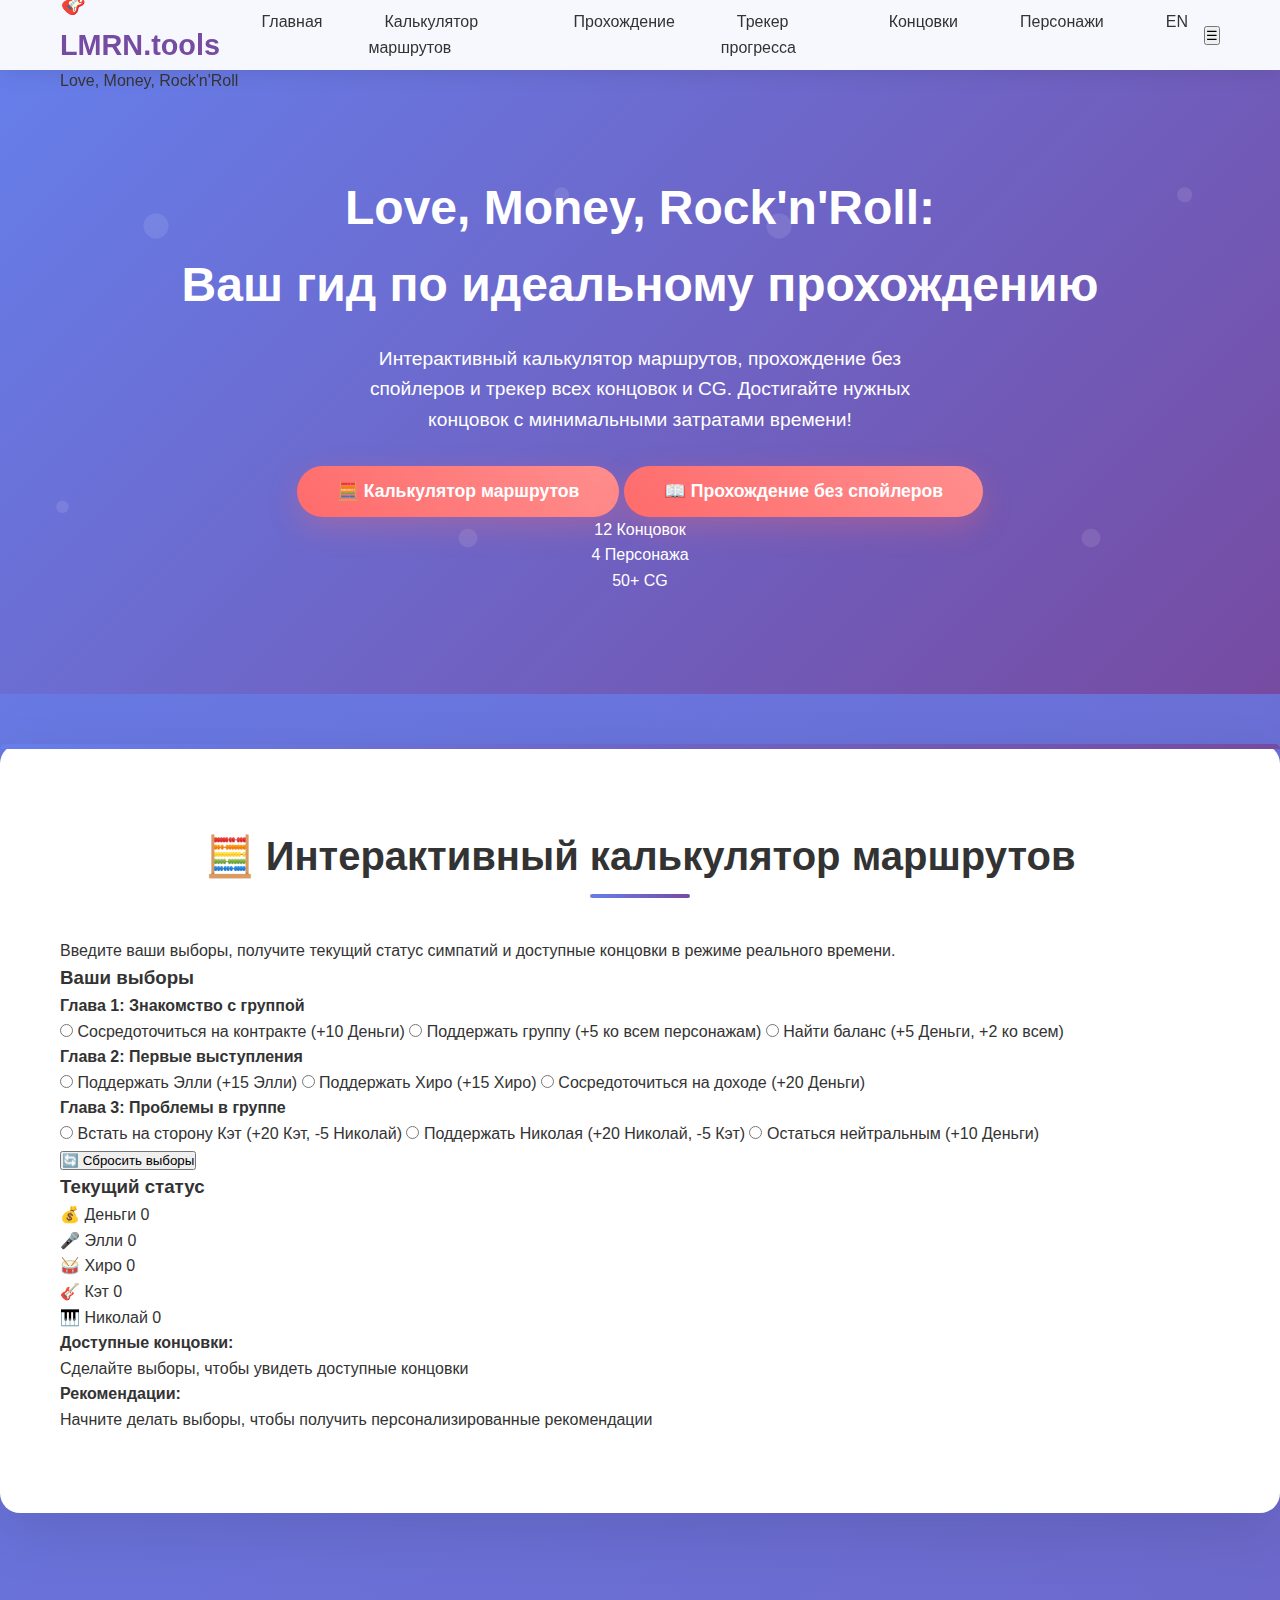
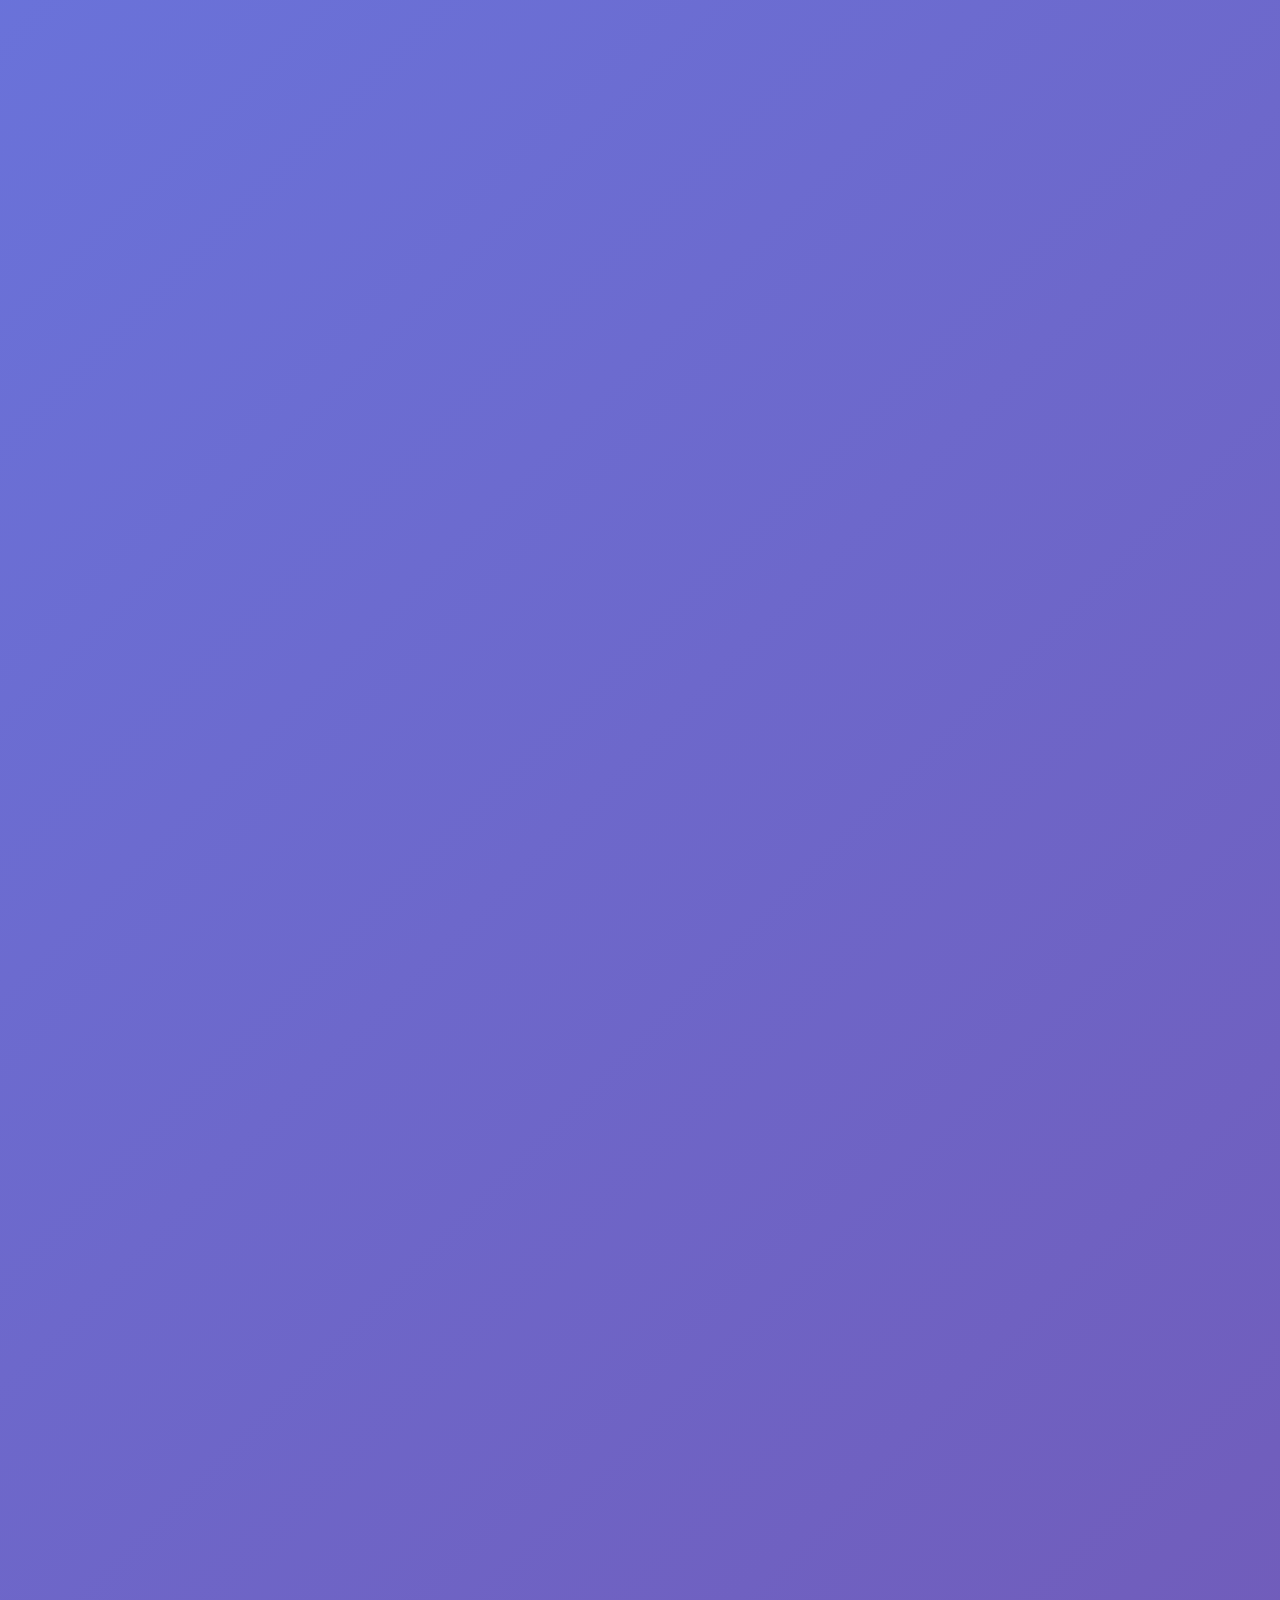
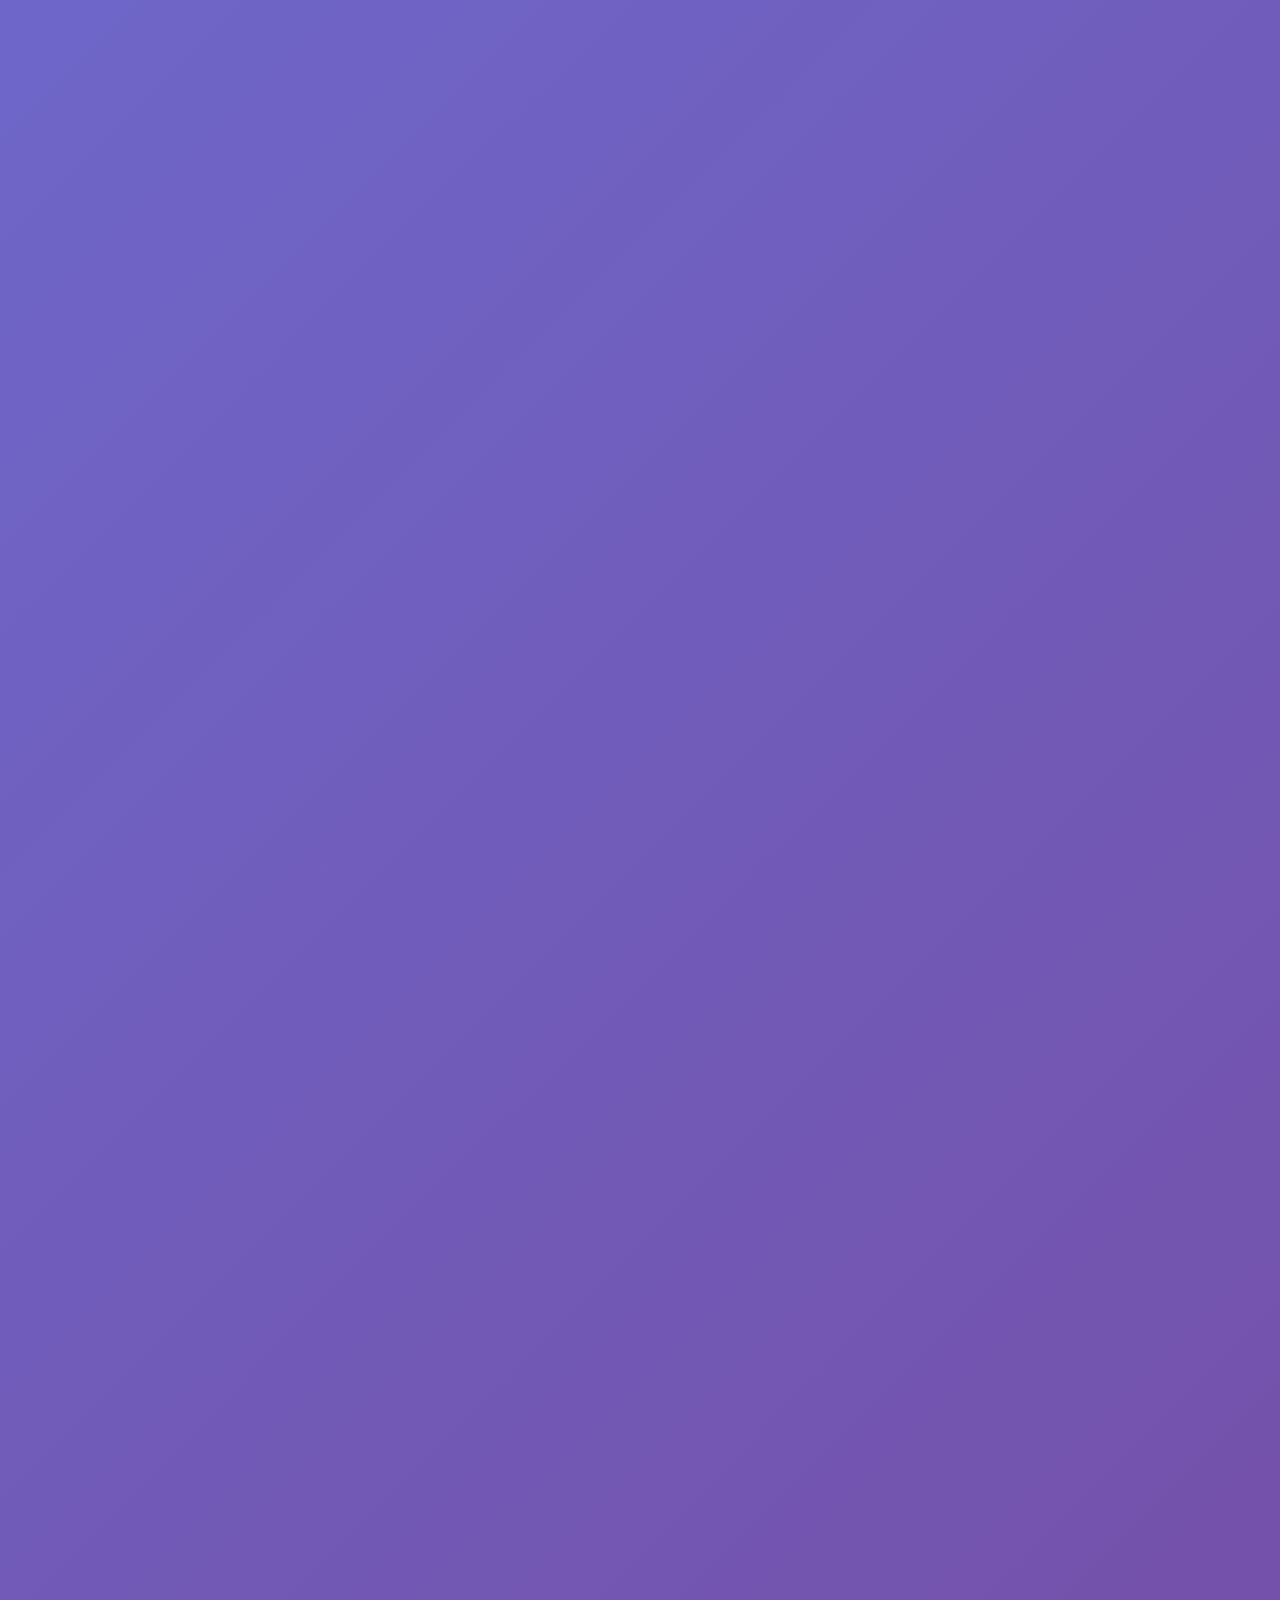
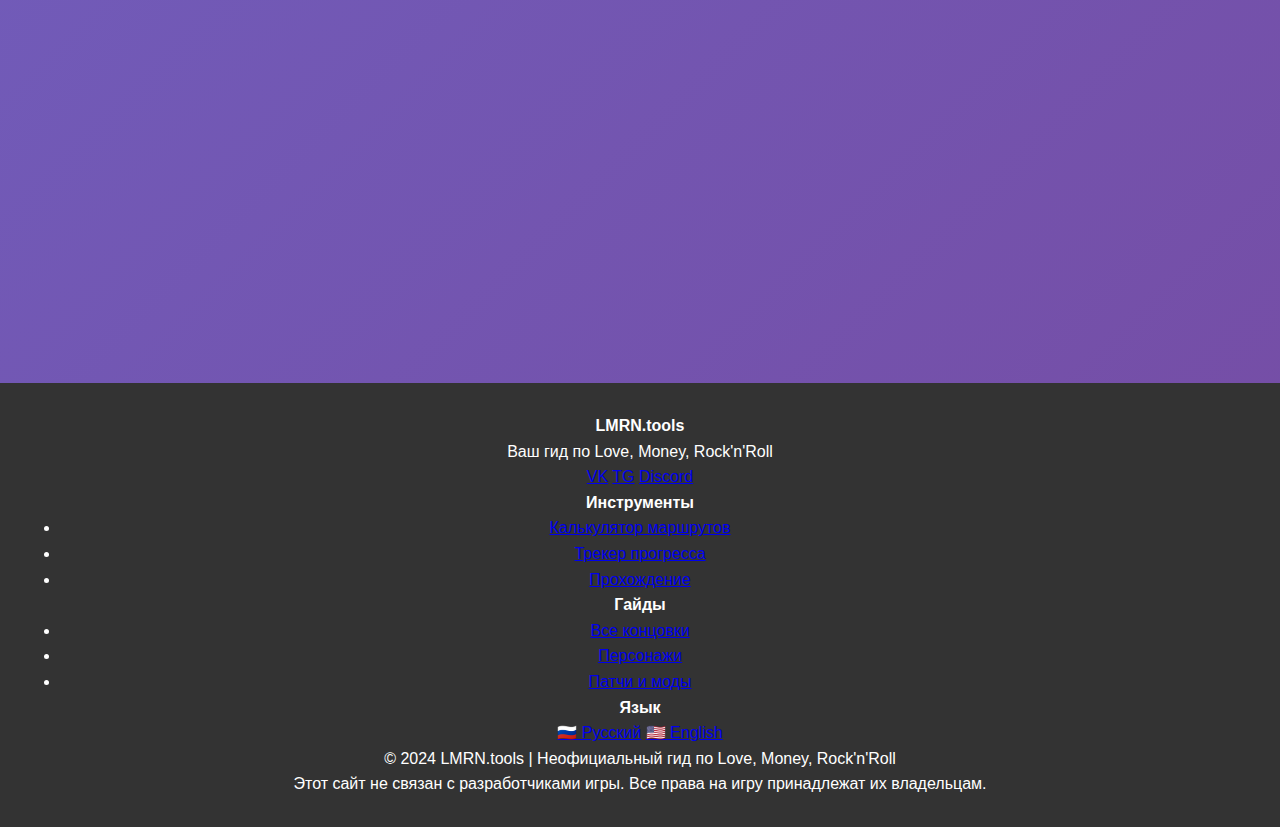
<file: index.html>
<!DOCTYPE html>
<html lang="ru">
<head>
    <meta charset="UTF-8">
    <meta name="viewport" content="width=device-width, initial-scale=1.0">
    <title>LMRN.tools - Love, Money, Rock'n'Roll: Калькулятор маршрутов + Прохождение без спойлеров</title>
    <meta name="description" content="Интерактивный калькулятор маршрутов и полное прохождение Love, Money, Rock'n'Roll без спойлеров. Достижение всех концовок, трекер прогресса CG, русский и английский языки.">
    <link rel="stylesheet" href="styles.css">
    <link rel="alternate" hreflang="en" href="/en/">
    <link rel="canonical" href="https://lovemoney.gg/">
    
    <!-- Structured Data -->
    <script type="application/ld+json">
    {
        "@context": "https://schema.org",
        "@type": "WebApplication",
        "name": "LMRN.tools",
        "description": "Love, Money, Rock'n'Roll route calculator and spoiler-free walkthrough",
        "url": "https://lovemoney.gg",
        "applicationCategory": "GameApplication",
        "operatingSystem": "Web Browser",
        "offers": {
            "@type": "Offer",
            "price": "0",
            "priceCurrency": "USD"
        }
    }
    </script>
</head>
<body>
    <header>
        <nav>
            <div class="nav-container">
                <div class="logo">
                    <h1>🎸 LMRN.tools</h1>
                    <span class="subtitle">Love, Money, Rock'n'Roll</span>
                </div>
                <ul class="nav-menu">
                    <li><a href="#home">Главная</a></li>
                    <li><a href="#calculator">Калькулятор маршрутов</a></li>
                    <li><a href="#walkthrough">Прохождение</a></li>
                    <li><a href="#progress">Трекер прогресса</a></li>
                    <li><a href="#endings">Концовки</a></li>
                    <li><a href="#characters">Персонажи</a></li>
                    <li class="lang-switch"><a href="en.html">EN</a></li>
                </ul>
                <button class="mobile-menu-btn">☰</button>
            </div>
        </nav>
    </header>

    <main>
        <section id="home" class="hero">
            <div class="hero-content">
                <h2>Love, Money, Rock'n'Roll:<br>Ваш гид по идеальному прохождению</h2>
                <p>Интерактивный калькулятор маршрутов, прохождение без спойлеров и трекер всех концовок и CG. Достигайте нужных концовок с минимальными затратами времени!</p>
                <div class="cta-buttons">
                    <button class="cta-button primary" onclick="scrollToSection('calculator')">🧮 Калькулятор маршрутов</button>
                    <button class="cta-button secondary" onclick="scrollToSection('walkthrough')">📖 Прохождение без спойлеров</button>
                </div>
                <div class="hero-stats">
                    <div class="stat-item">
                        <span class="stat-number">12</span>
                        <span class="stat-label">Концовок</span>
                    </div>
                    <div class="stat-item">
                        <span class="stat-number">4</span>
                        <span class="stat-label">Персонажа</span>
                    </div>
                    <div class="stat-item">
                        <span class="stat-number">50+</span>
                        <span class="stat-label">CG</span>
                    </div>
                </div>
            </div>
        </section>

        <section id="calculator" class="content-section">
            <div class="container">
                <h2>🧮 Интерактивный калькулятор маршрутов</h2>
                <p class="section-description">Введите ваши выборы, получите текущий статус симпатий и доступные концовки в режиме реального времени.</p>
                
                <div class="calculator-container">
                    <div class="calculator-input">
                        <h3>Ваши выборы</h3>
                        <div class="choice-tracker">
                            <div class="chapter-choice">
                                <h4>Глава 1: Знакомство с группой</h4>
                                <div class="choice-options">
                                    <label class="choice-option">
                                        <input type="radio" name="ch1" value="money" data-money="10" data-love="0">
                                        <span>Сосредоточиться на контракте (+10 Деньги)</span>
                                    </label>
                                    <label class="choice-option">
                                        <input type="radio" name="ch1" value="band" data-money="0" data-love="5">
                                        <span>Поддержать группу (+5 ко всем персонажам)</span>
                                    </label>
                                    <label class="choice-option">
                                        <input type="radio" name="ch1" value="balance" data-money="5" data-love="2">
                                        <span>Найти баланс (+5 Деньги, +2 ко всем)</span>
                                    </label>
                                </div>
                            </div>

                            <div class="chapter-choice">
                                <h4>Глава 2: Первые выступления</h4>
                                <div class="choice-options">
                                    <label class="choice-option">
                                        <input type="radio" name="ch2" value="ellie" data-ellie="15" data-money="0">
                                        <span>Поддержать Элли (+15 Элли)</span>
                                    </label>
                                    <label class="choice-option">
                                        <input type="radio" name="ch2" value="hiro" data-hiro="15" data-money="0">
                                        <span>Поддержать Хиро (+15 Хиро)</span>
                                    </label>
                                    <label class="choice-option">
                                        <input type="radio" name="ch2" value="money-focus" data-money="20">
                                        <span>Сосредоточиться на доходе (+20 Деньги)</span>
                                    </label>
                                </div>
                            </div>

                            <div class="chapter-choice">
                                <h4>Глава 3: Проблемы в группе</h4>
                                <div class="choice-options">
                                    <label class="choice-option">
                                        <input type="radio" name="ch3" value="kat" data-kat="20" data-nikolai="-5">
                                        <span>Встать на сторону Кэт (+20 Кэт, -5 Николай)</span>
                                    </label>
                                    <label class="choice-option">
                                        <input type="radio" name="ch3" value="nikolai" data-nikolai="20" data-kat="-5">
                                        <span>Поддержать Николая (+20 Николай, -5 Кэт)</span>
                                    </label>
                                    <label class="choice-option">
                                        <input type="radio" name="ch3" value="neutral" data-money="10">
                                        <span>Остаться нейтральным (+10 Деньги)</span>
                                    </label>
                                </div>
                            </div>
                        </div>

                        <button id="resetChoices" class="btn btn-secondary">🔄 Сбросить выборы</button>
                    </div>

                    <div class="calculator-results">
                        <h3>Текущий статус</h3>
                        <div class="stats-display">
                            <div class="stat-bar">
                                <div class="stat-info">
                                    <span class="stat-name">💰 Деньги</span>
                                    <span class="stat-value" id="money-value">0</span>
                                </div>
                                <div class="progress-bar">
                                    <div class="progress-fill" id="money-bar"></div>
                                </div>
                            </div>

                            <div class="stat-bar">
                                <div class="stat-info">
                                    <span class="stat-name">🎤 Элли</span>
                                    <span class="stat-value" id="ellie-value">0</span>
                                </div>
                                <div class="progress-bar">
                                    <div class="progress-fill" id="ellie-bar"></div>
                                </div>
                            </div>

                            <div class="stat-bar">
                                <div class="stat-info">
                                    <span class="stat-name">🥁 Хиро</span>
                                    <span class="stat-value" id="hiro-value">0</span>
                                </div>
                                <div class="progress-bar">
                                    <div class="progress-fill" id="hiro-bar"></div>
                                </div>
                            </div>

                            <div class="stat-bar">
                                <div class="stat-info">
                                    <span class="stat-name">🎸 Кэт</span>
                                    <span class="stat-value" id="kat-value">0</span>
                                </div>
                                <div class="progress-bar">
                                    <div class="progress-fill" id="kat-bar"></div>
                                </div>
                            </div>

                            <div class="stat-bar">
                                <div class="stat-info">
                                    <span class="stat-name">🎹 Николай</span>
                                    <span class="stat-value" id="nikolai-value">0</span>
                                </div>
                                <div class="progress-bar">
                                    <div class="progress-fill" id="nikolai-bar"></div>
                                </div>
                            </div>
                        </div>

                        <div class="available-endings">
                            <h4>Доступные концовки:</h4>
                            <div id="endings-list">
                                <p class="no-endings">Сделайте выборы, чтобы увидеть доступные концовки</p>
                            </div>
                        </div>

                        <div class="next-recommendations">
                            <h4>Рекомендации:</h4>
                            <div id="recommendations">
                                <p>Начните делать выборы, чтобы получить персонализированные рекомендации</p>
                            </div>
                        </div>
                    </div>
                </div>
            </div>
        </section>

        <section id="walkthrough" class="content-section">
            <div class="container">
                <h2>📖 Прохождение без спойлеров</h2>
                <p class="section-description">Пошаговое руководство с ключевыми выборами. Спойлеры скрыты по умолчанию.</p>
                
                <div class="walkthrough-nav">
                    <button class="chapter-btn active" data-chapter="1">Глава 1</button>
                    <button class="chapter-btn" data-chapter="2">Глава 2</button>
                    <button class="chapter-btn" data-chapter="3">Глава 3</button>
                    <button class="chapter-btn" data-chapter="4">Глава 4</button>
                    <button class="chapter-btn" data-chapter="5">Глава 5</button>
                </div>

                <div class="chapter-content">
                    <div class="chapter" id="chapter-1">
                        <h3>Глава 1: Знакомство с группой</h3>
                        <div class="chapter-summary">
                            <p><strong>Ключевые моменты:</strong> Первое знакомство с участниками группы, принятие решения о подписании контракта.</p>
                            <p><strong>Важные выборы:</strong> 3 ключевых решения, влияющих на начальные отношения.</p>
                        </div>

                        <div class="choices-list">
                            <div class="choice-point">
                                <h4>🎯 Выбор 1.1: Реакция на предложение</h4>
                                <div class="choice-options-display">
                                    <div class="choice-result money">💰 Сосредоточиться на контракте → +10 Деньги</div>
                                    <div class="choice-result love">💕 Поддержать группу → +5 ко всем персонажам</div>
                                    <div class="choice-result balance">⚖️ Найти баланс → +5 Деньги, +2 ко всем</div>
                                </div>
                                <div class="spoiler-section">
                                    <button class="spoiler-btn">🔍 Показать подробности (спойлеры)</button>
                                    <div class="spoiler-content">
                                        <p><strong>Контекст:</strong> Группа предлагает вам стать их менеджером...</p>
                                        <p><strong>Последствия:</strong> Этот выбор определит ваш основной фокус в игре...</p>
                                    </div>
                                </div>
                            </div>
                        </div>
                    </div>
                </div>
            </div>
        </section>

        <section id="progress" class="content-section">
            <div class="container">
                <h2>📊 Трекер прогресса</h2>
                <p class="section-description">Отслеживайте свой прогресс в получении всех концовок, CG и достижений.</p>
                
                <div class="progress-tabs">
                    <button class="tab-btn active" data-tab="endings">Концовки</button>
                    <button class="tab-btn" data-tab="cg">CG Галерея</button>
                    <button class="tab-btn" data-tab="achievements">Достижения</button>
                </div>

                <div class="progress-content">
                    <div class="tab-content active" id="endings-tab">
                        <div class="progress-header">
                            <div class="completion-stats">
                                <div class="completion-circle">
                                    <span class="completion-percent" id="endings-percent">0%</span>
                                    <span class="completion-label">Концовок</span>
                                </div>
                                <div class="completion-details">
                                    <p><span id="endings-completed">0</span> из <span id="endings-total">12</span> концовок получено</p>
                                </div>
                            </div>
                            <button class="btn btn-primary" id="shareProgress">📤 Поделиться прогрессом</button>
                        </div>

                        <div class="endings-grid">
                            <div class="ending-card" data-ending="true-love">
                                <div class="ending-icon">💕</div>
                                <h4>Истинная любовь</h4>
                                <p class="ending-description">Найти баланс между любовью и карьерой</p>
                                <div class="ending-requirements">
                                    <span class="req">Элли ≥80</span>
                                    <span class="req">Деньги ≥50</span>
                                </div>
                                <div class="ending-status">
                                    <input type="checkbox" class="ending-checkbox">
                                    <span class="status-text">Не получено</span>
                                </div>
                            </div>

                            <div class="ending-card" data-ending="rockstar">
                                <div class="ending-icon">🎸</div>
                                <h4>Рок-звезда</h4>
                                <p class="ending-description">Покорить мир рок-н-ролла</p>
                                <div class="ending-requirements">
                                    <span class="req">Все персонажи ≥60</span>
                                    <span class="req">Деньги ≥100</span>
                                </div>
                                <div class="ending-status">
                                    <input type="checkbox" class="ending-checkbox">
                                    <span class="status-text">Не получено</span>
                                </div>
                            </div>

                            <div class="ending-card" data-ending="business">
                                <div class="ending-icon">💼</div>
                                <h4>Бизнес-империя</h4>
                                <p class="ending-description">Построить музыкальную империю</p>
                                <div class="ending-requirements">
                                    <span class="req">Деньги ≥150</span>
                                    <span class="req">Любая любовная линия <50</span>
                                </div>
                                <div class="ending-status">
                                    <input type="checkbox" class="ending-checkbox">
                                    <span class="status-text">Не получено</span>
                                </div>
                            </div>

                            <div class="ending-card" data-ending="secret">
                                <div class="ending-icon">🔮</div>
                                <h4>Секретная концовка</h4>
                                <p class="ending-description">Скрытый путь для настоящих ценителей</p>
                                <div class="ending-requirements">
                                    <span class="req">Особые условия</span>
                                    <span class="req spoiler-req">Нажмите для подробностей</span>
                                </div>
                                <div class="ending-status">
                                    <input type="checkbox" class="ending-checkbox">
                                    <span class="status-text">Не получено</span>
                                </div>
                            </div>
                        </div>
                    </div>

                    <div class="tab-content" id="cg-tab">
                        <div class="progress-header">
                            <div class="completion-stats">
                                <div class="completion-circle">
                                    <span class="completion-percent" id="cg-percent">0%</span>
                                    <span class="completion-label">CG</span>
                                </div>
                            </div>
                        </div>
                        
                        <div class="cg-grid">
                            <div class="cg-item" data-character="ellie">
                                <div class="cg-preview">🎤</div>
                                <p>Элли - Концерт</p>
                                <input type="checkbox" class="cg-checkbox">
                            </div>
                            <div class="cg-item" data-character="hiro">
                                <div class="cg-preview">🥁</div>
                                <p>Хиро - Студия</p>
                                <input type="checkbox" class="cg-checkbox">
                            </div>
                            <div class="cg-item" data-character="kat">
                                <div class="cg-preview">🎸</div>
                                <p>Кэт - Репетиция</p>
                                <input type="checkbox" class="cg-checkbox">
                            </div>
                            <div class="cg-item" data-character="nikolai">
                                <div class="cg-preview">🎹</div>
                                <p>Николай - Композиция</p>
                                <input type="checkbox" class="cg-checkbox">
                            </div>
                        </div>
                    </div>

                    <div class="tab-content" id="achievements-tab">
                        <div class="achievements-list">
                            <div class="achievement-item">
                                <div class="achievement-icon">🏆</div>
                                <div class="achievement-info">
                                    <h4>Первые шаги</h4>
                                    <p>Завершите первую главу</p>
                                </div>
                                <input type="checkbox" class="achievement-checkbox">
                            </div>
                            <div class="achievement-item">
                                <div class="achievement-icon">💎</div>
                                <div class="achievement-info">
                                    <h4>Коллекционер</h4>
                                    <p>Соберите все CG</p>
                                </div>
                                <input type="checkbox" class="achievement-checkbox">
                            </div>
                            <div class="achievement-item">
                                <div class="achievement-icon">🎯</div>
                                <div class="achievement-info">
                                    <h4>Перфекционист</h4>
                                    <p>Получите все концовки</p>
                                </div>
                                <input type="checkbox" class="achievement-checkbox">
                            </div>
                        </div>
                    </div>
                </div>
            </div>
        </section>

        <section id="endings" class="content-section">
            <div class="container">
                <h2>🎭 Все концовки</h2>
                <p class="section-description">Полный гид по всем концовкам с требованиями и советами по достижению.</p>
                
                <div class="endings-filter">
                    <button class="filter-btn active" data-filter="all">Все концовки</button>
                    <button class="filter-btn" data-filter="love">Романтические</button>
                    <button class="filter-btn" data-filter="career">Карьерные</button>
                    <button class="filter-btn" data-filter="secret">Секретные</button>
                </div>

                <div class="endings-detailed">
                    <article class="ending-guide" data-category="love">
                        <h3>💕 Истинная любовь (Элли)</h3>
                        <div class="ending-meta">
                            <span class="difficulty easy">Легко</span>
                            <span class="playtime">~2 часа</span>
                        </div>
                        <div class="requirements-table">
                            <h4>Требования:</h4>
                            <table>
                                <tr><td>Элли</td><td>≥ 80</td></tr>
                                <tr><td>Деньги</td><td>≥ 50</td></tr>
                                <tr><td>Другие персонажи</td><td>< 60</td></tr>
                            </table>
                        </div>
                        <div class="ending-guide-content">
                            <h4>Ключевые выборы:</h4>
                            <ol>
                                <li>Глава 1: Поддержать группу</li>
                                <li>Глава 2: Поддержать Элли</li>
                                <li>Глава 4: Выбрать романтическую сцену</li>
                                <li>Глава 5: Отказаться от крупного контракта</li>
                            </ol>
                        </div>
                        <div class="spoiler-section">
                            <button class="spoiler-btn">🔍 Показать детали концовки (спойлеры)</button>
                            <div class="spoiler-content">
                                <p>В этой концовке вы и Элли понимаете, что музыка объединила ваши сердца...</p>
                            </div>
                        </div>
                    </article>
                </div>
            </div>
        </section>

        <section id="characters" class="content-section">
            <div class="container">
                <h2>👥 Персонажи и маршруты</h2>
                
                <div class="characters-grid">
                    <div class="character-detailed">
                        <div class="character-header">
                            <div class="character-avatar-large">🎤</div>
                            <div class="character-info">
                                <h3>Элли</h3>
                                <p class="character-role">Вокалистка группы</p>
                                <div class="character-traits">
                                    <span class="trait">Амбициозная</span>
                                    <span class="trait">Вспыльчивая</span>
                                    <span class="trait">Талантливая</span>
                                </div>
                            </div>
                        </div>
                        
                        <div class="affection-guide">
                            <h4>Как повысить симпатию:</h4>
                            <ul class="affection-tips">
                                <li><span class="tip-value">+15</span> Поддержать её в споре с продюсером</li>
                                <li><span class="tip-value">+10</span> Выбрать её песню для сингла</li>
                                <li><span class="tip-value">+5</span> Комплименты о голосе</li>
                                <li><span class="tip-value">-10</span> Критика её творчества</li>
                            </ul>
                        </div>

                        <div class="route-milestones">
                            <h4>Ключевые моменты маршрута:</h4>
                            <div class="milestone">
                                <span class="milestone-req">20+ симпатии</span>
                                <span class="milestone-desc">Открывается дополнительный диалог в студии</span>
                            </div>
                            <div class="milestone">
                                <span class="milestone-req">50+ симпатии</span>
                                <span class="milestone-desc">Романтическая сцена после концерта</span>
                            </div>
                            <div class="milestone">
                                <span class="milestone-req">80+ симпатии</span>
                                <span class="milestone-desc">Доступна концовка "Истинная любовь"</span>
                            </div>
                        </div>
                    </div>
                </div>
            </div>
        </section>
    </main>

    <footer>
        <div class="container">
            <div class="footer-content">
                <div class="footer-section">
                    <h4>LMRN.tools</h4>
                    <p>Ваш гид по Love, Money, Rock'n'Roll</p>
                    <div class="social-links">
                        <a href="#" aria-label="VK">VK</a>
                        <a href="#" aria-label="Telegram">TG</a>
                        <a href="#" aria-label="Discord">Discord</a>
                    </div>
                </div>
                <div class="footer-section">
                    <h4>Инструменты</h4>
                    <ul>
                        <li><a href="#calculator">Калькулятор маршрутов</a></li>
                        <li><a href="#progress">Трекер прогресса</a></li>
                        <li><a href="#walkthrough">Прохождение</a></li>
                    </ul>
                </div>
                <div class="footer-section">
                    <h4>Гайды</h4>
                    <ul>
                        <li><a href="#endings">Все концовки</a></li>
                        <li><a href="#characters">Персонажи</a></li>
                        <li><a href="/ru/patches">Патчи и моды</a></li>
                    </ul>
                </div>
                <div class="footer-section">
                    <h4>Язык</h4>
                    <div class="lang-switcher">
                        <a href="index.html" class="lang-current">🇷🇺 Русский</a>
                        <a href="en.html">🇺🇸 English</a>
                    </div>
                </div>
            </div>
            <div class="footer-bottom">
                <p>&copy; 2024 LMRN.tools | Неофициальный гид по Love, Money, Rock'n'Roll</p>
                <p class="disclaimer">Этот сайт не связан с разработчиками игры. Все права на игру принадлежат их владельцам.</p>
            </div>
        </div>
    </footer>

    <script src="script.js"></script>
</body>
</html>
</file>
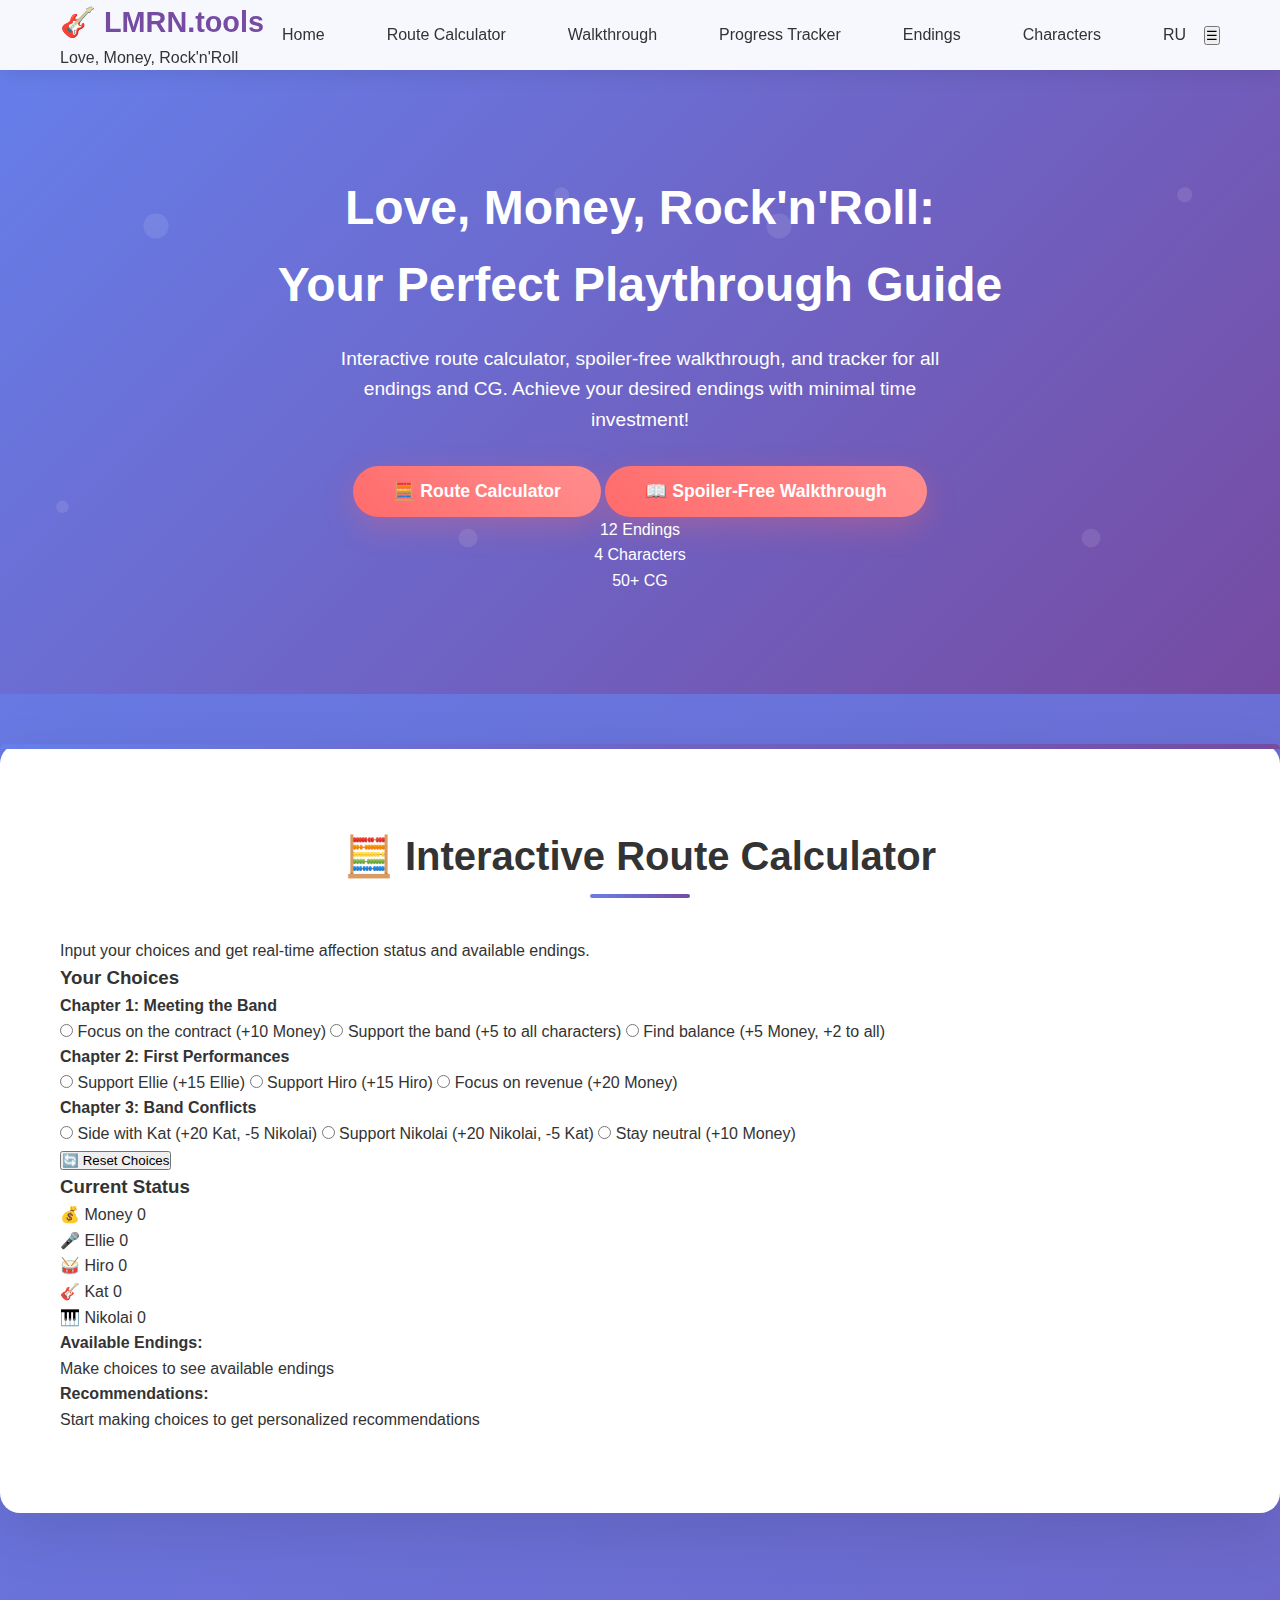
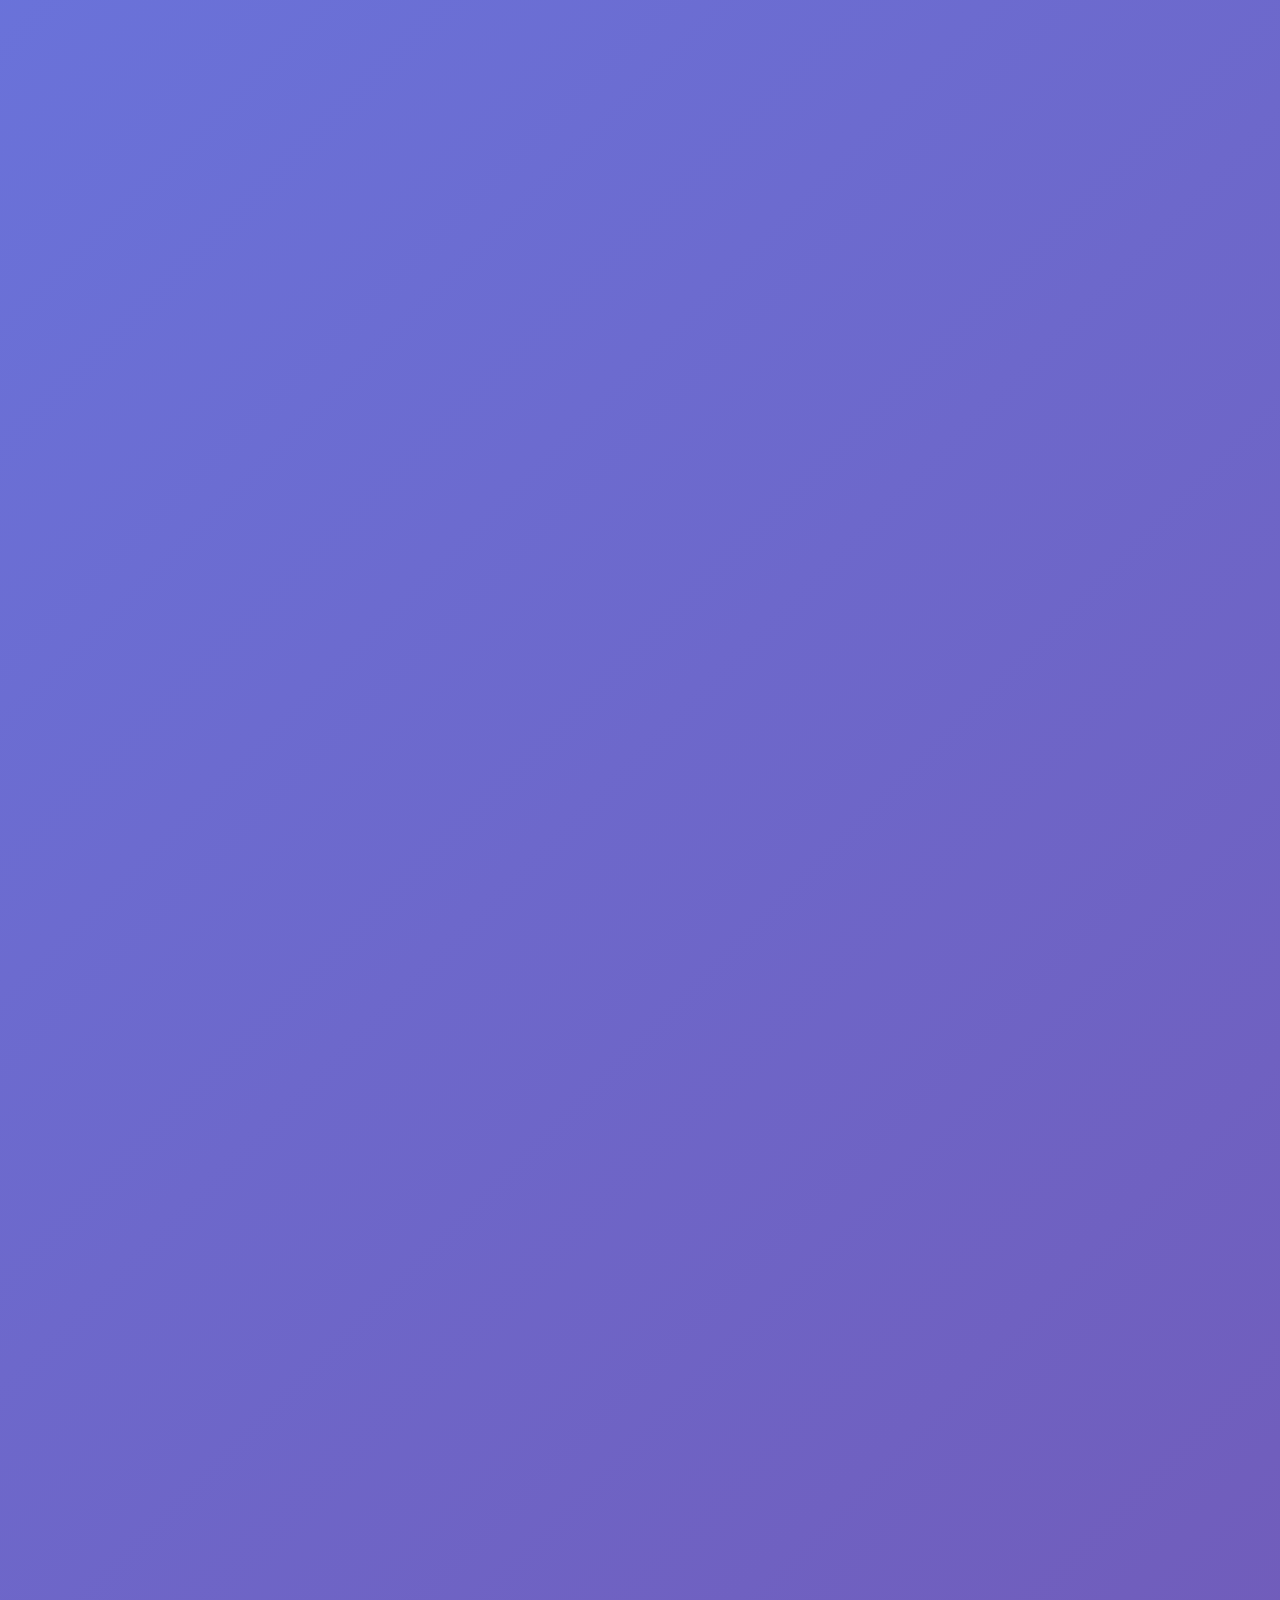
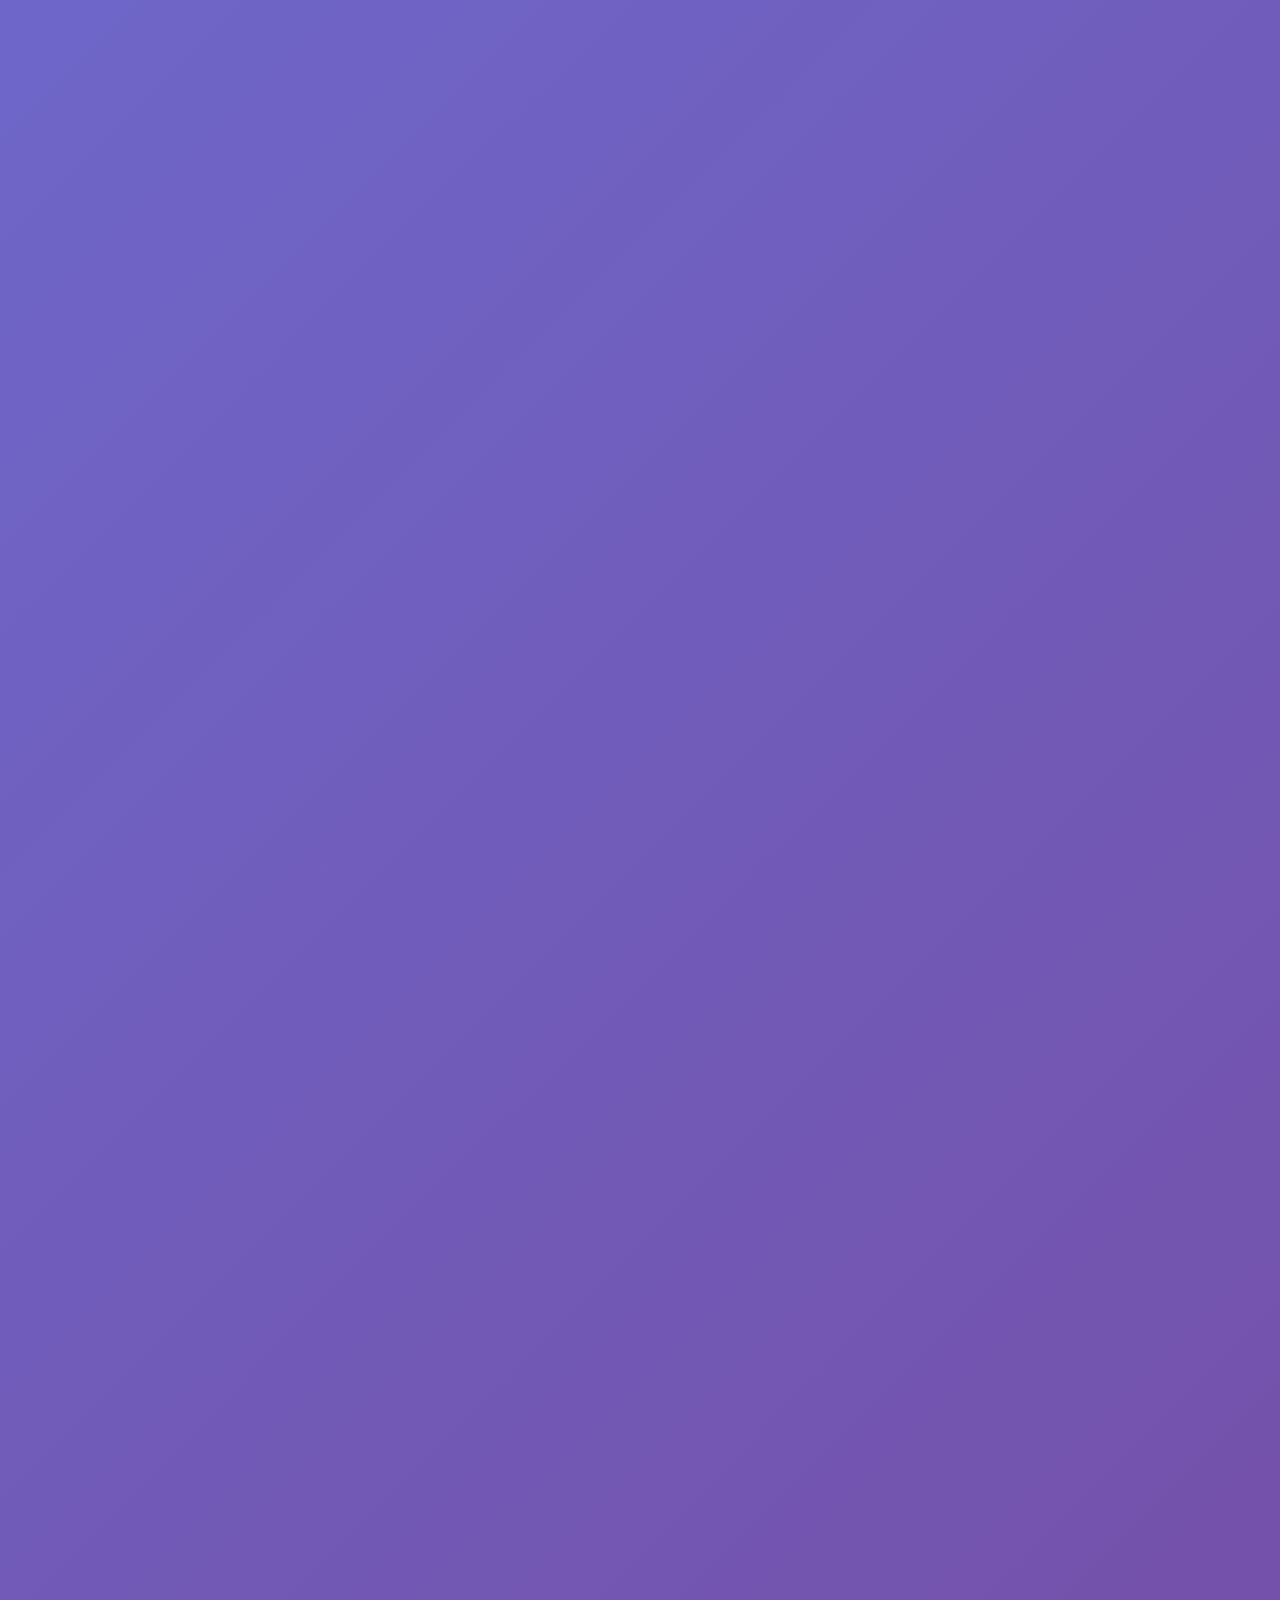
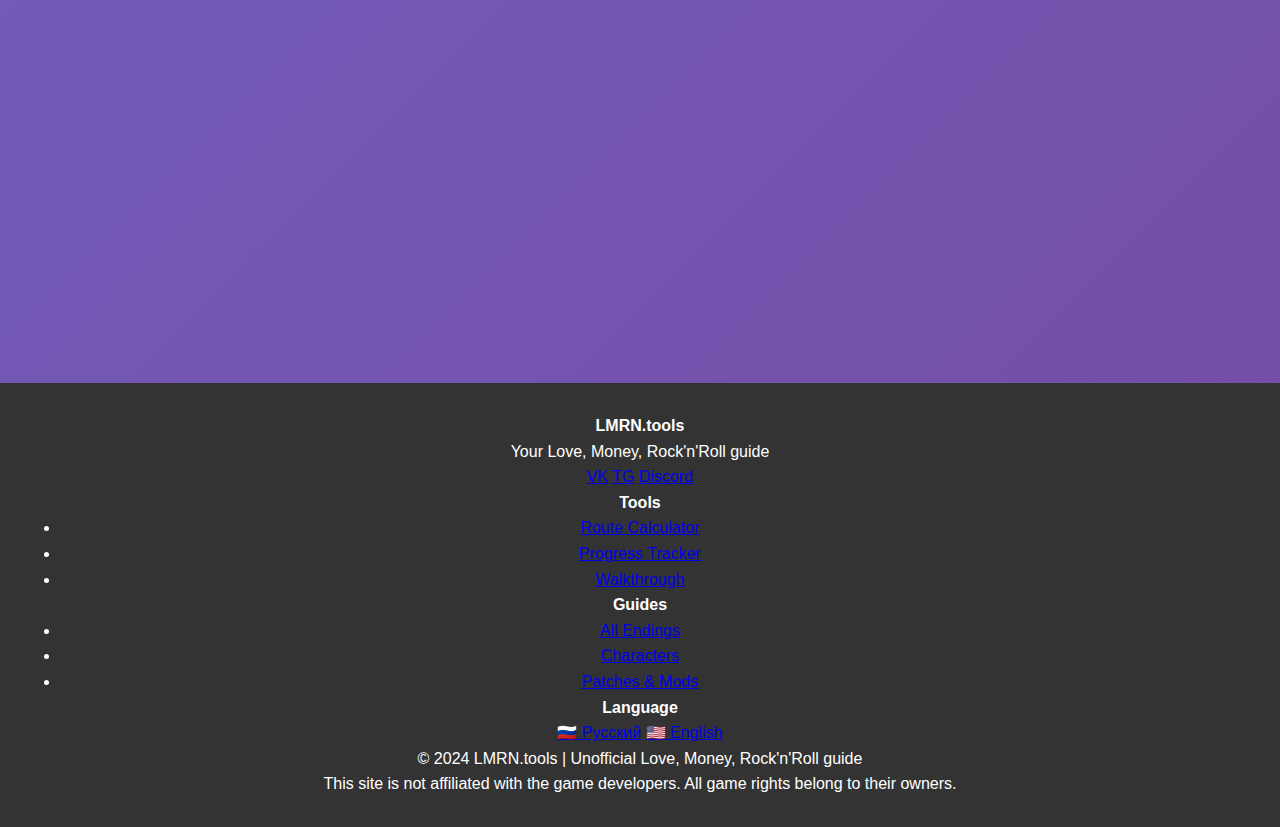
<file: en.html>
<!DOCTYPE html>
<html lang="en">
<head>
    <meta charset="UTF-8">
    <meta name="viewport" content="width=device-width, initial-scale=1.0">
    <title>LMRN.tools - Love, Money, Rock'n'Roll: Route Calculator + Spoiler-Free Walkthrough</title>
    <meta name="description" content="Interactive route calculator and complete spoiler-free walkthrough for Love, Money, Rock'n'Roll. Achieve all endings, CG progress tracker, Russian and English support.">
    <link rel="stylesheet" href="styles.css">
    <link rel="alternate" hreflang="ru" href="/index.html">
    <link rel="canonical" href="https://lovemoney.gg/en.html">
    
    <!-- Structured Data -->
    <script type="application/ld+json">
    {
        "@context": "https://schema.org",
        "@type": "WebApplication",
        "name": "LMRN.tools",
        "description": "Love, Money, Rock'n'Roll route calculator and spoiler-free walkthrough",
        "url": "https://lovemoney.gg",
        "applicationCategory": "GameApplication",
        "operatingSystem": "Web Browser",
        "offers": {
            "@type": "Offer",
            "price": "0",
            "priceCurrency": "USD"
        }
    }
    </script>
</head>
<body>
    <header>
        <nav>
            <div class="nav-container">
                <div class="logo">
                    <h1>🎸 LMRN.tools</h1>
                    <span class="subtitle">Love, Money, Rock'n'Roll</span>
                </div>
                <ul class="nav-menu">
                    <li><a href="#home">Home</a></li>
                    <li><a href="#calculator">Route Calculator</a></li>
                    <li><a href="#walkthrough">Walkthrough</a></li>
                    <li><a href="#progress">Progress Tracker</a></li>
                    <li><a href="#endings">Endings</a></li>
                    <li><a href="#characters">Characters</a></li>
                    <li class="lang-switch"><a href="index.html">RU</a></li>
                </ul>
                <button class="mobile-menu-btn">☰</button>
            </div>
        </nav>
    </header>

    <main>
        <section id="home" class="hero">
            <div class="hero-content">
                <h2>Love, Money, Rock'n'Roll:<br>Your Perfect Playthrough Guide</h2>
                <p>Interactive route calculator, spoiler-free walkthrough, and tracker for all endings and CG. Achieve your desired endings with minimal time investment!</p>
                <div class="cta-buttons">
                    <button class="cta-button primary" onclick="scrollToSection('calculator')">🧮 Route Calculator</button>
                    <button class="cta-button secondary" onclick="scrollToSection('walkthrough')">📖 Spoiler-Free Walkthrough</button>
                </div>
                <div class="hero-stats">
                    <div class="stat-item">
                        <span class="stat-number">12</span>
                        <span class="stat-label">Endings</span>
                    </div>
                    <div class="stat-item">
                        <span class="stat-number">4</span>
                        <span class="stat-label">Characters</span>
                    </div>
                    <div class="stat-item">
                        <span class="stat-number">50+</span>
                        <span class="stat-label">CG</span>
                    </div>
                </div>
            </div>
        </section>

        <section id="calculator" class="content-section">
            <div class="container">
                <h2>🧮 Interactive Route Calculator</h2>
                <p class="section-description">Input your choices and get real-time affection status and available endings.</p>
                
                <div class="calculator-container">
                    <div class="calculator-input">
                        <h3>Your Choices</h3>
                        <div class="choice-tracker">
                            <div class="chapter-choice">
                                <h4>Chapter 1: Meeting the Band</h4>
                                <div class="choice-options">
                                    <label class="choice-option">
                                        <input type="radio" name="ch1" value="money" data-money="10" data-love="0">
                                        <span>Focus on the contract (+10 Money)</span>
                                    </label>
                                    <label class="choice-option">
                                        <input type="radio" name="ch1" value="band" data-money="0" data-love="5">
                                        <span>Support the band (+5 to all characters)</span>
                                    </label>
                                    <label class="choice-option">
                                        <input type="radio" name="ch1" value="balance" data-money="5" data-love="2">
                                        <span>Find balance (+5 Money, +2 to all)</span>
                                    </label>
                                </div>
                            </div>

                            <div class="chapter-choice">
                                <h4>Chapter 2: First Performances</h4>
                                <div class="choice-options">
                                    <label class="choice-option">
                                        <input type="radio" name="ch2" value="ellie" data-ellie="15" data-money="0">
                                        <span>Support Ellie (+15 Ellie)</span>
                                    </label>
                                    <label class="choice-option">
                                        <input type="radio" name="ch2" value="hiro" data-hiro="15" data-money="0">
                                        <span>Support Hiro (+15 Hiro)</span>
                                    </label>
                                    <label class="choice-option">
                                        <input type="radio" name="ch2" value="money-focus" data-money="20">
                                        <span>Focus on revenue (+20 Money)</span>
                                    </label>
                                </div>
                            </div>

                            <div class="chapter-choice">
                                <h4>Chapter 3: Band Conflicts</h4>
                                <div class="choice-options">
                                    <label class="choice-option">
                                        <input type="radio" name="ch3" value="kat" data-kat="20" data-nikolai="-5">
                                        <span>Side with Kat (+20 Kat, -5 Nikolai)</span>
                                    </label>
                                    <label class="choice-option">
                                        <input type="radio" name="ch3" value="nikolai" data-nikolai="20" data-kat="-5">
                                        <span>Support Nikolai (+20 Nikolai, -5 Kat)</span>
                                    </label>
                                    <label class="choice-option">
                                        <input type="radio" name="ch3" value="neutral" data-money="10">
                                        <span>Stay neutral (+10 Money)</span>
                                    </label>
                                </div>
                            </div>
                        </div>

                        <button id="resetChoices" class="btn btn-secondary">🔄 Reset Choices</button>
                    </div>

                    <div class="calculator-results">
                        <h3>Current Status</h3>
                        <div class="stats-display">
                            <div class="stat-bar">
                                <div class="stat-info">
                                    <span class="stat-name">💰 Money</span>
                                    <span class="stat-value" id="money-value">0</span>
                                </div>
                                <div class="progress-bar">
                                    <div class="progress-fill" id="money-bar"></div>
                                </div>
                            </div>

                            <div class="stat-bar">
                                <div class="stat-info">
                                    <span class="stat-name">🎤 Ellie</span>
                                    <span class="stat-value" id="ellie-value">0</span>
                                </div>
                                <div class="progress-bar">
                                    <div class="progress-fill" id="ellie-bar"></div>
                                </div>
                            </div>

                            <div class="stat-bar">
                                <div class="stat-info">
                                    <span class="stat-name">🥁 Hiro</span>
                                    <span class="stat-value" id="hiro-value">0</span>
                                </div>
                                <div class="progress-bar">
                                    <div class="progress-fill" id="hiro-bar"></div>
                                </div>
                            </div>

                            <div class="stat-bar">
                                <div class="stat-info">
                                    <span class="stat-name">🎸 Kat</span>
                                    <span class="stat-value" id="kat-value">0</span>
                                </div>
                                <div class="progress-bar">
                                    <div class="progress-fill" id="kat-bar"></div>
                                </div>
                            </div>

                            <div class="stat-bar">
                                <div class="stat-info">
                                    <span class="stat-name">🎹 Nikolai</span>
                                    <span class="stat-value" id="nikolai-value">0</span>
                                </div>
                                <div class="progress-bar">
                                    <div class="progress-fill" id="nikolai-bar"></div>
                                </div>
                            </div>
                        </div>

                        <div class="available-endings">
                            <h4>Available Endings:</h4>
                            <div id="endings-list">
                                <p class="no-endings">Make choices to see available endings</p>
                            </div>
                        </div>

                        <div class="next-recommendations">
                            <h4>Recommendations:</h4>
                            <div id="recommendations">
                                <p>Start making choices to get personalized recommendations</p>
                            </div>
                        </div>
                    </div>
                </div>
            </div>
        </section>

        <section id="walkthrough" class="content-section">
            <div class="container">
                <h2>📖 Spoiler-Free Walkthrough</h2>
                <p class="section-description">Step-by-step guide with key choices. Spoilers are hidden by default.</p>
                
                <div class="walkthrough-nav">
                    <button class="chapter-btn active" data-chapter="1">Chapter 1</button>
                    <button class="chapter-btn" data-chapter="2">Chapter 2</button>
                    <button class="chapter-btn" data-chapter="3">Chapter 3</button>
                    <button class="chapter-btn" data-chapter="4">Chapter 4</button>
                    <button class="chapter-btn" data-chapter="5">Chapter 5</button>
                </div>

                <div class="chapter-content">
                    <div class="chapter" id="chapter-1">
                        <h3>Chapter 1: Meeting the Band</h3>
                        <div class="chapter-summary">
                            <p><strong>Key Points:</strong> First introduction to band members, deciding on contract signing.</p>
                            <p><strong>Important Choices:</strong> 3 key decisions affecting initial relationships.</p>
                        </div>

                        <div class="choices-list">
                            <div class="choice-point">
                                <h4>🎯 Choice 1.1: Reaction to Offer</h4>
                                <div class="choice-options-display">
                                    <div class="choice-result money">💰 Focus on contract → +10 Money</div>
                                    <div class="choice-result love">💕 Support band → +5 to all characters</div>
                                    <div class="choice-result balance">⚖️ Find balance → +5 Money, +2 to all</div>
                                </div>
                                <div class="spoiler-section">
                                    <button class="spoiler-btn">🔍 Show details (spoilers)</button>
                                    <div class="spoiler-content">
                                        <p><strong>Context:</strong> The band offers you to become their manager...</p>
                                        <p><strong>Consequences:</strong> This choice determines your main focus in the game...</p>
                                    </div>
                                </div>
                            </div>
                        </div>
                    </div>
                </div>
            </div>
        </section>

        <section id="progress" class="content-section">
            <div class="container">
                <h2>📊 Progress Tracker</h2>
                <p class="section-description">Track your progress in obtaining all endings, CG, and achievements.</p>
                
                <div class="progress-tabs">
                    <button class="tab-btn active" data-tab="endings">Endings</button>
                    <button class="tab-btn" data-tab="cg">CG Gallery</button>
                    <button class="tab-btn" data-tab="achievements">Achievements</button>
                </div>

                <div class="progress-content">
                    <div class="tab-content active" id="endings-tab">
                        <div class="progress-header">
                            <div class="completion-stats">
                                <div class="completion-circle">
                                    <span class="completion-percent" id="endings-percent">0%</span>
                                    <span class="completion-label">Endings</span>
                                </div>
                                <div class="completion-details">
                                    <p><span id="endings-completed">0</span> out of <span id="endings-total">12</span> endings obtained</p>
                                </div>
                            </div>
                            <button class="btn btn-primary" id="shareProgress">📤 Share Progress</button>
                        </div>

                        <div class="endings-grid">
                            <div class="ending-card" data-ending="true-love">
                                <div class="ending-icon">💕</div>
                                <h4>True Love</h4>
                                <p class="ending-description">Find balance between love and career</p>
                                <div class="ending-requirements">
                                    <span class="req">Ellie ≥80</span>
                                    <span class="req">Money ≥50</span>
                                </div>
                                <div class="ending-status">
                                    <input type="checkbox" class="ending-checkbox">
                                    <span class="status-text">Not obtained</span>
                                </div>
                            </div>

                            <div class="ending-card" data-ending="rockstar">
                                <div class="ending-icon">🎸</div>
                                <h4>Rock Star</h4>
                                <p class="ending-description">Conquer the world of rock'n'roll</p>
                                <div class="ending-requirements">
                                    <span class="req">All characters ≥60</span>
                                    <span class="req">Money ≥100</span>
                                </div>
                                <div class="ending-status">
                                    <input type="checkbox" class="ending-checkbox">
                                    <span class="status-text">Not obtained</span>
                                </div>
                            </div>

                            <div class="ending-card" data-ending="business">
                                <div class="ending-icon">💼</div>
                                <h4>Business Empire</h4>
                                <p class="ending-description">Build a music empire</p>
                                <div class="ending-requirements">
                                    <span class="req">Money ≥150</span>
                                    <span class="req">Any romance <50</span>
                                </div>
                                <div class="ending-status">
                                    <input type="checkbox" class="ending-checkbox">
                                    <span class="status-text">Not obtained</span>
                                </div>
                            </div>

                            <div class="ending-card" data-ending="secret">
                                <div class="ending-icon">🔮</div>
                                <h4>Secret Ending</h4>
                                <p class="ending-description">Hidden path for true connoisseurs</p>
                                <div class="ending-requirements">
                                    <span class="req">Special conditions</span>
                                    <span class="req spoiler-req">Click for details</span>
                                </div>
                                <div class="ending-status">
                                    <input type="checkbox" class="ending-checkbox">
                                    <span class="status-text">Not obtained</span>
                                </div>
                            </div>
                        </div>
                    </div>

                    <div class="tab-content" id="cg-tab">
                        <div class="progress-header">
                            <div class="completion-stats">
                                <div class="completion-circle">
                                    <span class="completion-percent" id="cg-percent">0%</span>
                                    <span class="completion-label">CG</span>
                                </div>
                            </div>
                        </div>
                        
                        <div class="cg-grid">
                            <div class="cg-item" data-character="ellie">
                                <div class="cg-preview">🎤</div>
                                <p>Ellie - Concert</p>
                                <input type="checkbox" class="cg-checkbox">
                            </div>
                            <div class="cg-item" data-character="hiro">
                                <div class="cg-preview">🥁</div>
                                <p>Hiro - Studio</p>
                                <input type="checkbox" class="cg-checkbox">
                            </div>
                            <div class="cg-item" data-character="kat">
                                <div class="cg-preview">🎸</div>
                                <p>Kat - Rehearsal</p>
                                <input type="checkbox" class="cg-checkbox">
                            </div>
                            <div class="cg-item" data-character="nikolai">
                                <div class="cg-preview">🎹</div>
                                <p>Nikolai - Composition</p>
                                <input type="checkbox" class="cg-checkbox">
                            </div>
                        </div>
                    </div>

                    <div class="tab-content" id="achievements-tab">
                        <div class="achievements-list">
                            <div class="achievement-item">
                                <div class="achievement-icon">🏆</div>
                                <div class="achievement-info">
                                    <h4>First Steps</h4>
                                    <p>Complete the first chapter</p>
                                </div>
                                <input type="checkbox" class="achievement-checkbox">
                            </div>
                            <div class="achievement-item">
                                <div class="achievement-icon">💎</div>
                                <div class="achievement-info">
                                    <h4>Collector</h4>
                                    <p>Collect all CG</p>
                                </div>
                                <input type="checkbox" class="achievement-checkbox">
                            </div>
                            <div class="achievement-item">
                                <div class="achievement-icon">🎯</div>
                                <div class="achievement-info">
                                    <h4>Perfectionist</h4>
                                    <p>Obtain all endings</p>
                                </div>
                                <input type="checkbox" class="achievement-checkbox">
                            </div>
                        </div>
                    </div>
                </div>
            </div>
        </section>

        <section id="endings" class="content-section">
            <div class="container">
                <h2>🎭 All Endings</h2>
                <p class="section-description">Complete guide to all endings with requirements and achievement tips.</p>
                
                <div class="endings-filter">
                    <button class="filter-btn active" data-filter="all">All Endings</button>
                    <button class="filter-btn" data-filter="love">Romance</button>
                    <button class="filter-btn" data-filter="career">Career</button>
                    <button class="filter-btn" data-filter="secret">Secret</button>
                </div>

                <div class="endings-detailed">
                    <article class="ending-guide" data-category="love">
                        <h3>💕 True Love (Ellie)</h3>
                        <div class="ending-meta">
                            <span class="difficulty easy">Easy</span>
                            <span class="playtime">~2 hours</span>
                        </div>
                        <div class="requirements-table">
                            <h4>Requirements:</h4>
                            <table>
                                <tr><td>Ellie</td><td>≥ 80</td></tr>
                                <tr><td>Money</td><td>≥ 50</td></tr>
                                <tr><td>Other characters</td><td>< 60</td></tr>
                            </table>
                        </div>
                        <div class="ending-guide-content">
                            <h4>Key Choices:</h4>
                            <ol>
                                <li>Chapter 1: Support the band</li>
                                <li>Chapter 2: Support Ellie</li>
                                <li>Chapter 4: Choose romantic scene</li>
                                <li>Chapter 5: Decline major contract</li>
                            </ol>
                        </div>
                        <div class="spoiler-section">
                            <button class="spoiler-btn">🔍 Show ending details (spoilers)</button>
                            <div class="spoiler-content">
                                <p>In this ending, you and Ellie realize that music brought your hearts together...</p>
                            </div>
                        </div>
                    </article>
                </div>
            </div>
        </section>

        <section id="characters" class="content-section">
            <div class="container">
                <h2>👥 Characters & Routes</h2>
                
                <div class="characters-grid">
                    <div class="character-detailed">
                        <div class="character-header">
                            <div class="character-avatar-large">🎤</div>
                            <div class="character-info">
                                <h3>Ellie</h3>
                                <p class="character-role">Band Vocalist</p>
                                <div class="character-traits">
                                    <span class="trait">Ambitious</span>
                                    <span class="trait">Hot-tempered</span>
                                    <span class="trait">Talented</span>
                                </div>
                            </div>
                        </div>
                        
                        <div class="affection-guide">
                            <h4>How to increase affection:</h4>
                            <ul class="affection-tips">
                                <li><span class="tip-value">+15</span> Support her in argument with producer</li>
                                <li><span class="tip-value">+10</span> Choose her song for single</li>
                                <li><span class="tip-value">+5</span> Compliments about voice</li>
                                <li><span class="tip-value">-10</span> Criticize her creativity</li>
                            </ul>
                        </div>

                        <div class="route-milestones">
                            <h4>Key route milestones:</h4>
                            <div class="milestone">
                                <span class="milestone-req">20+ affection</span>
                                <span class="milestone-desc">Unlocks additional dialogue in studio</span>
                            </div>
                            <div class="milestone">
                                <span class="milestone-req">50+ affection</span>
                                <span class="milestone-desc">Romantic scene after concert</span>
                            </div>
                            <div class="milestone">
                                <span class="milestone-req">80+ affection</span>
                                <span class="milestone-desc">"True Love" ending available</span>
                            </div>
                        </div>
                    </div>
                </div>
            </div>
        </section>
    </main>

    <footer>
        <div class="container">
            <div class="footer-content">
                <div class="footer-section">
                    <h4>LMRN.tools</h4>
                    <p>Your Love, Money, Rock'n'Roll guide</p>
                    <div class="social-links">
                        <a href="#" aria-label="VK">VK</a>
                        <a href="#" aria-label="Telegram">TG</a>
                        <a href="#" aria-label="Discord">Discord</a>
                    </div>
                </div>
                <div class="footer-section">
                    <h4>Tools</h4>
                    <ul>
                        <li><a href="#calculator">Route Calculator</a></li>
                        <li><a href="#progress">Progress Tracker</a></li>
                        <li><a href="#walkthrough">Walkthrough</a></li>
                    </ul>
                </div>
                <div class="footer-section">
                    <h4>Guides</h4>
                    <ul>
                        <li><a href="#endings">All Endings</a></li>
                        <li><a href="#characters">Characters</a></li>
                        <li><a href="/en/patches">Patches & Mods</a></li>
                    </ul>
                </div>
                <div class="footer-section">
                    <h4>Language</h4>
                    <div class="lang-switcher">
                        <a href="index.html">🇷🇺 Русский</a>
                        <a href="/en/" class="lang-current">🇺🇸 English</a>
                    </div>
                </div>
            </div>
            <div class="footer-bottom">
                <p>&copy; 2024 LMRN.tools | Unofficial Love, Money, Rock'n'Roll guide</p>
                <p class="disclaimer">This site is not affiliated with the game developers. All game rights belong to their owners.</p>
            </div>
        </div>
    </footer>

    <script src="script-en.js"></script>
</body>
</html>
</file>
<file: styles.css>
/* Reset and base styles */
* {
    margin: 0;
    padding: 0;
    box-sizing: border-box;
}

body {
    font-family: 'Segoe UI', Tahoma, Geneva, Verdana, sans-serif;
    line-height: 1.6;
    color: #333;
    background: linear-gradient(135deg, #667eea 0%, #764ba2 100%);
    min-height: 100vh;
}

/* Header and Navigation */
header {
    background: rgba(255, 255, 255, 0.95);
    backdrop-filter: blur(10px);
    box-shadow: 0 2px 20px rgba(0, 0, 0, 0.1);
    position: fixed;
    width: 100%;
    top: 0;
    z-index: 1000;
}

.nav-container {
    max-width: 1200px;
    margin: 0 auto;
    padding: 0 20px;
    display: flex;
    justify-content: space-between;
    align-items: center;
    height: 70px;
}

.logo h1 {
    color: #764ba2;
    font-size: 1.8rem;
    font-weight: 700;
}

.nav-menu {
    display: flex;
    list-style: none;
    gap: 30px;
}

.nav-menu a {
    text-decoration: none;
    color: #333;
    font-weight: 500;
    padding: 8px 16px;
    border-radius: 20px;
    transition: all 0.3s ease;
}

.nav-menu a:hover {
    background: #764ba2;
    color: white;
    transform: translateY(-2px);
}

/* Main content */
main {
    margin-top: 70px;
}

.container {
    max-width: 1200px;
    margin: 0 auto;
    padding: 0 20px;
}

/* Hero section */
.hero {
    background: linear-gradient(135deg, #667eea 0%, #764ba2 100%);
    color: white;
    padding: 100px 0;
    text-align: center;
    position: relative;
    overflow: hidden;
}

.hero::before {
    content: '';
    position: absolute;
    top: 0;
    left: 0;
    right: 0;
    bottom: 0;
    background: url('data:image/svg+xml,<svg xmlns="http://www.w3.org/2000/svg" viewBox="0 0 100 100"><circle cx="25" cy="25" r="2" fill="rgba(255,255,255,0.1)"/><circle cx="75" cy="75" r="1.5" fill="rgba(255,255,255,0.1)"/><circle cx="10" cy="70" r="1" fill="rgba(255,255,255,0.1)"/><circle cx="90" cy="20" r="1.2" fill="rgba(255,255,255,0.1)"/></svg>');
    animation: float 20s infinite linear;
}

@keyframes float {
    from { transform: translateY(0px); }
    to { transform: translateY(-100px); }
}

.hero-content {
    position: relative;
    z-index: 1;
}

.hero h2 {
    font-size: 3rem;
    margin-bottom: 20px;
    font-weight: 700;
}

.hero p {
    font-size: 1.2rem;
    margin-bottom: 30px;
    max-width: 600px;
    margin-left: auto;
    margin-right: auto;
}

.cta-button {
    background: linear-gradient(45deg, #ff6b6b, #ff8e8e);
    color: white;
    border: none;
    padding: 15px 40px;
    font-size: 1.1rem;
    border-radius: 50px;
    cursor: pointer;
    font-weight: 600;
    box-shadow: 0 10px 30px rgba(255, 107, 107, 0.3);
    transition: all 0.3s ease;
}

.cta-button:hover {
    transform: translateY(-3px);
    box-shadow: 0 15px 40px rgba(255, 107, 107, 0.4);
}

/* Content sections */
.content-section {
    background: white;
    margin: 50px 0;
    padding: 80px 0;
    border-radius: 20px;
    box-shadow: 0 20px 60px rgba(0, 0, 0, 0.1);
    position: relative;
}

.content-section::before {
    content: '';
    position: absolute;
    top: 0;
    left: 0;
    right: 0;
    height: 5px;
    background: linear-gradient(90deg, #667eea, #764ba2);
    border-radius: 20px 20px 0 0;
}

.content-section h2 {
    text-align: center;
    font-size: 2.5rem;
    margin-bottom: 50px;
    color: #333;
    position: relative;
}

.content-section h2::after {
    content: '';
    position: absolute;
    bottom: -10px;
    left: 50%;
    transform: translateX(-50%);
    width: 100px;
    height: 4px;
    background: linear-gradient(90deg, #667eea, #764ba2);
    border-radius: 2px;
}

/* Guide cards */
.guide-grid {
    display: grid;
    grid-template-columns: repeat(auto-fit, minmax(350px, 1fr));
    gap: 30px;
    margin-top: 50px;
}

.guide-card {
    background: linear-gradient(135deg, #f8f9ff 0%, #f0f2ff 100%);
    padding: 30px;
    border-radius: 15px;
    box-shadow: 0 10px 30px rgba(0, 0, 0, 0.1);
    transition: transform 0.3s ease, box-shadow 0.3s ease;
    border: 1px solid rgba(118, 75, 162, 0.1);
}

.guide-card:hover {
    transform: translateY(-5px);
    box-shadow: 0 20px 50px rgba(0, 0, 0, 0.15);
}

.guide-card h3 {
    color: #764ba2;
    font-size: 1.4rem;
    margin-bottom: 15px;
    font-weight: 600;
}

.guide-card p {
    color: #666;
    margin-bottom: 20px;
    line-height: 1.6;
}

.guide-card ul {
    list-style: none;
}

.guide-card li {
    color: #555;
    margin-bottom: 8px;
    padding-left: 20px;
    position: relative;
}

.guide-card li::before {
    content: '✨';
    position: absolute;
    left: 0;
}

/* Character cards */
.character-grid {
    display: grid;
    grid-template-columns: repeat(auto-fit, minmax(300px, 1fr));
    gap: 30px;
    margin-top: 50px;
}

.character-card {
    background: white;
    padding: 30px;
    border-radius: 20px;
    text-align: center;
    box-shadow: 0 15px 40px rgba(0, 0, 0, 0.1);
    transition: transform 0.3s ease;
    border: 2px solid transparent;
    background-clip: padding-box;
    position: relative;
}

.character-card::before {
    content: '';
    position: absolute;
    top: -2px;
    left: -2px;
    right: -2px;
    bottom: -2px;
    background: linear-gradient(135deg, #667eea, #764ba2);
    border-radius: 22px;
    z-index: -1;
}

.character-card:hover {
    transform: translateY(-8px) scale(1.02);
}

.character-avatar {
    font-size: 4rem;
    margin-bottom: 20px;
}

.character-card h3 {
    color: #333;
    margin-bottom: 15px;
    font-size: 1.5rem;
}

.character-card p {
    color: #666;
    margin-bottom: 25px;
}

.character-stats {
    display: flex;
    flex-direction: column;
    gap: 8px;
}

.stat {
    background: linear-gradient(135deg, #f8f9ff, #f0f2ff);
    padding: 8px 15px;
    border-radius: 20px;
    font-size: 0.9rem;
    font-weight: 500;
}

/* Items section */
.items-grid {
    display: grid;
    grid-template-columns: repeat(auto-fit, minmax(350px, 1fr));
    gap: 40px;
    margin-top: 50px;
}

.item-category {
    background: white;
    padding: 30px;
    border-radius: 15px;
    box-shadow: 0 10px 30px rgba(0, 0, 0, 0.1);
}

.item-category h3 {
    color: #764ba2;
    margin-bottom: 25px;
    font-size: 1.3rem;
    text-align: center;
    padding-bottom: 15px;
    border-bottom: 2px solid #f0f2ff;
}

.item-list {
    display: flex;
    flex-direction: column;
    gap: 15px;
}

.item {
    display: flex;
    justify-content: space-between;
    align-items: center;
    padding: 15px 20px;
    background: linear-gradient(135deg, #f8f9ff, #f0f2ff);
    border-radius: 10px;
    transition: transform 0.2s ease;
}

.item:hover {
    transform: translateX(5px);
}

.item-name {
    font-weight: 600;
    color: #333;
}

.item-effect {
    color: #667eea;
    font-weight: 500;
    font-size: 0.9rem;
}

/* Tips section */
.tips-container {
    display: grid;
    grid-template-columns: repeat(auto-fit, minmax(280px, 1fr));
    gap: 30px;
    margin-top: 50px;
}

.tip-card {
    background: linear-gradient(135deg, #fff 0%, #f8f9ff 100%);
    padding: 30px;
    border-radius: 15px;
    box-shadow: 0 10px 30px rgba(0, 0, 0, 0.1);
    border-left: 5px solid #667eea;
    transition: transform 0.3s ease;
}

.tip-card:hover {
    transform: translateY(-3px);
}

.tip-card h3 {
    color: #333;
    margin-bottom: 15px;
    font-size: 1.2rem;
}

.tip-card p {
    color: #666;
    line-height: 1.7;
}

/* Footer */
footer {
    background: #333;
    color: white;
    text-align: center;
    padding: 30px 0;
    margin-top: 50px;
}

/* Responsive design */
@media (max-width: 768px) {
    .nav-menu {
        display: none;
    }
    
    .hero h2 {
        font-size: 2rem;
    }
    
    .hero p {
        font-size: 1rem;
    }
    
    .content-section {
        margin: 20px;
        padding: 40px 0;
    }
    
    .guide-grid {
        grid-template-columns: 1fr;
        gap: 20px;
    }
    
    .character-grid {
        grid-template-columns: 1fr;
    }
    
    .items-grid {
        grid-template-columns: 1fr;
        gap: 20px;
    }
    
    .tips-container {
        grid-template-columns: 1fr;
        gap: 20px;
    }
}

/* Smooth scrolling */
html {
    scroll-behavior: smooth;
}

/* Loading animation */
@keyframes fadeIn {
    from {
        opacity: 0;
        transform: translateY(30px);
    }
    to {
        opacity: 1;
        transform: translateY(0);
    }
}

.content-section {
    animation: fadeIn 0.8s ease-out;
}
</file>
